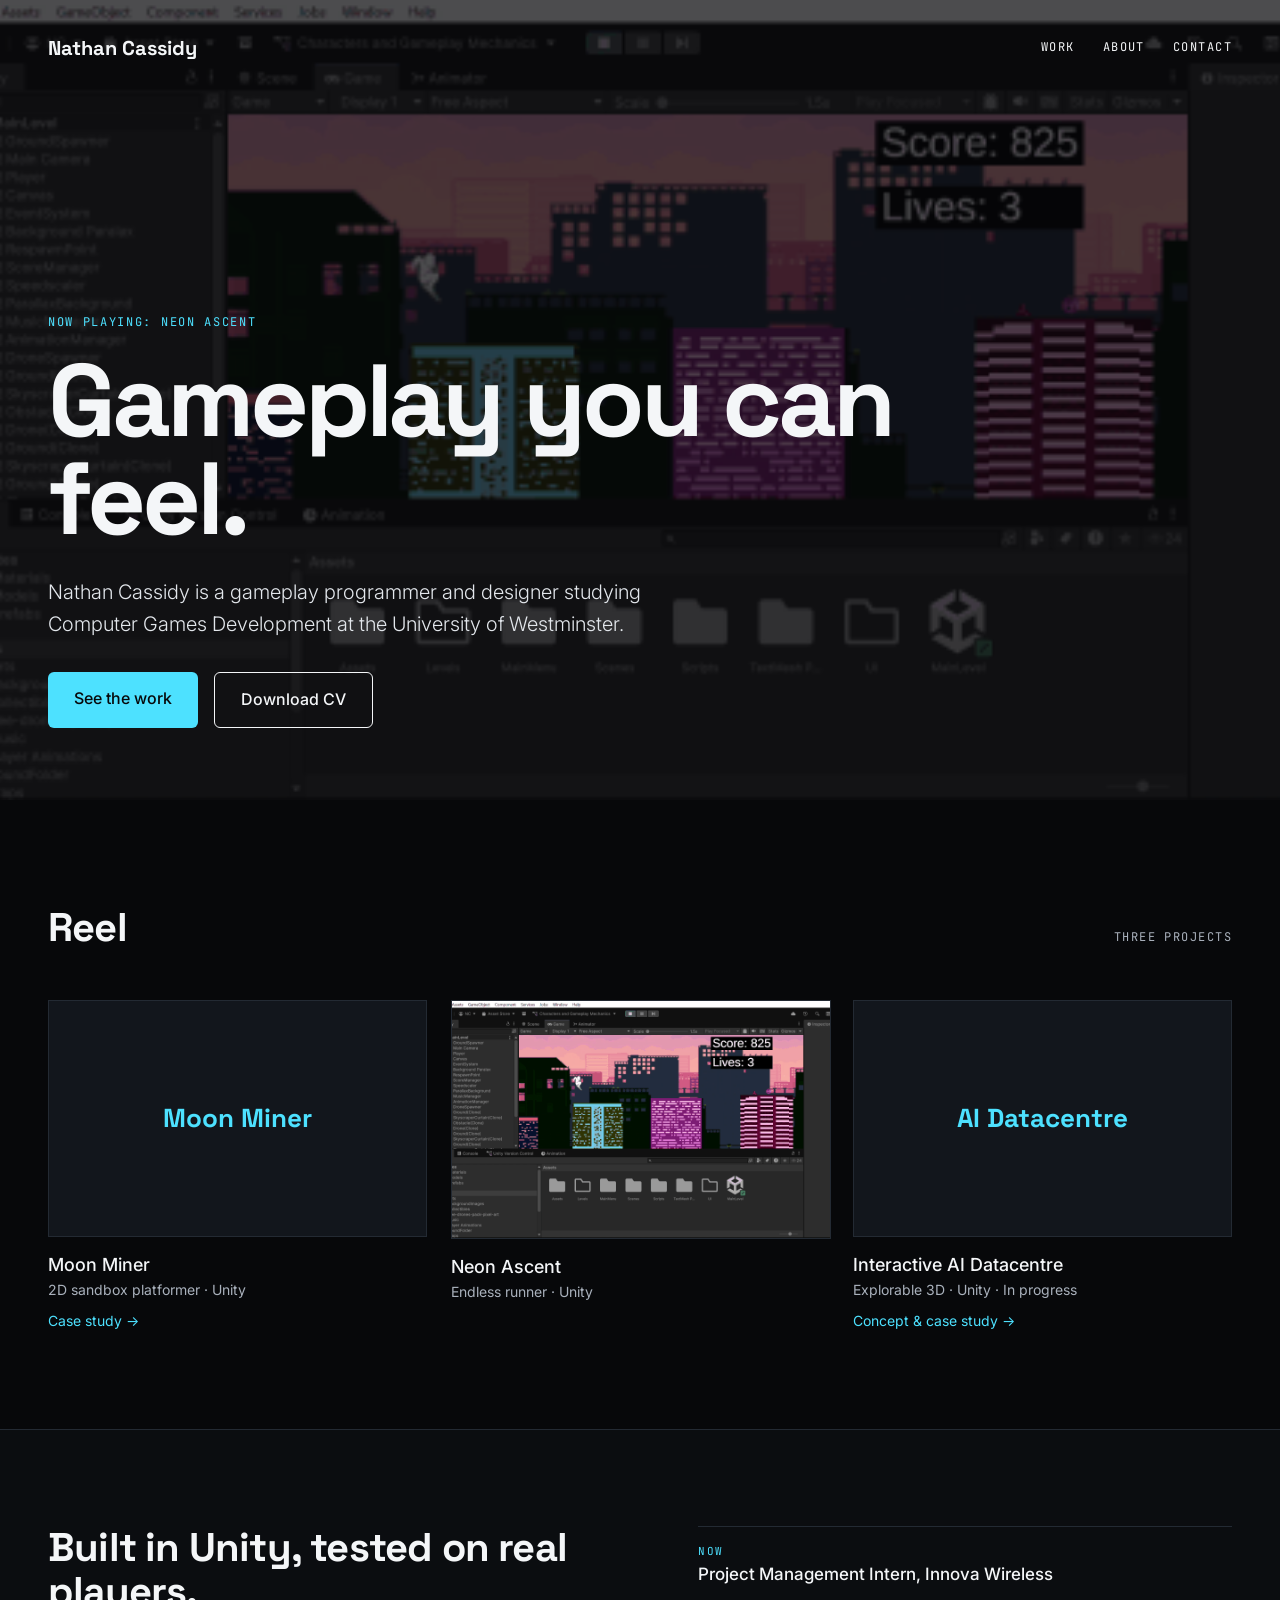
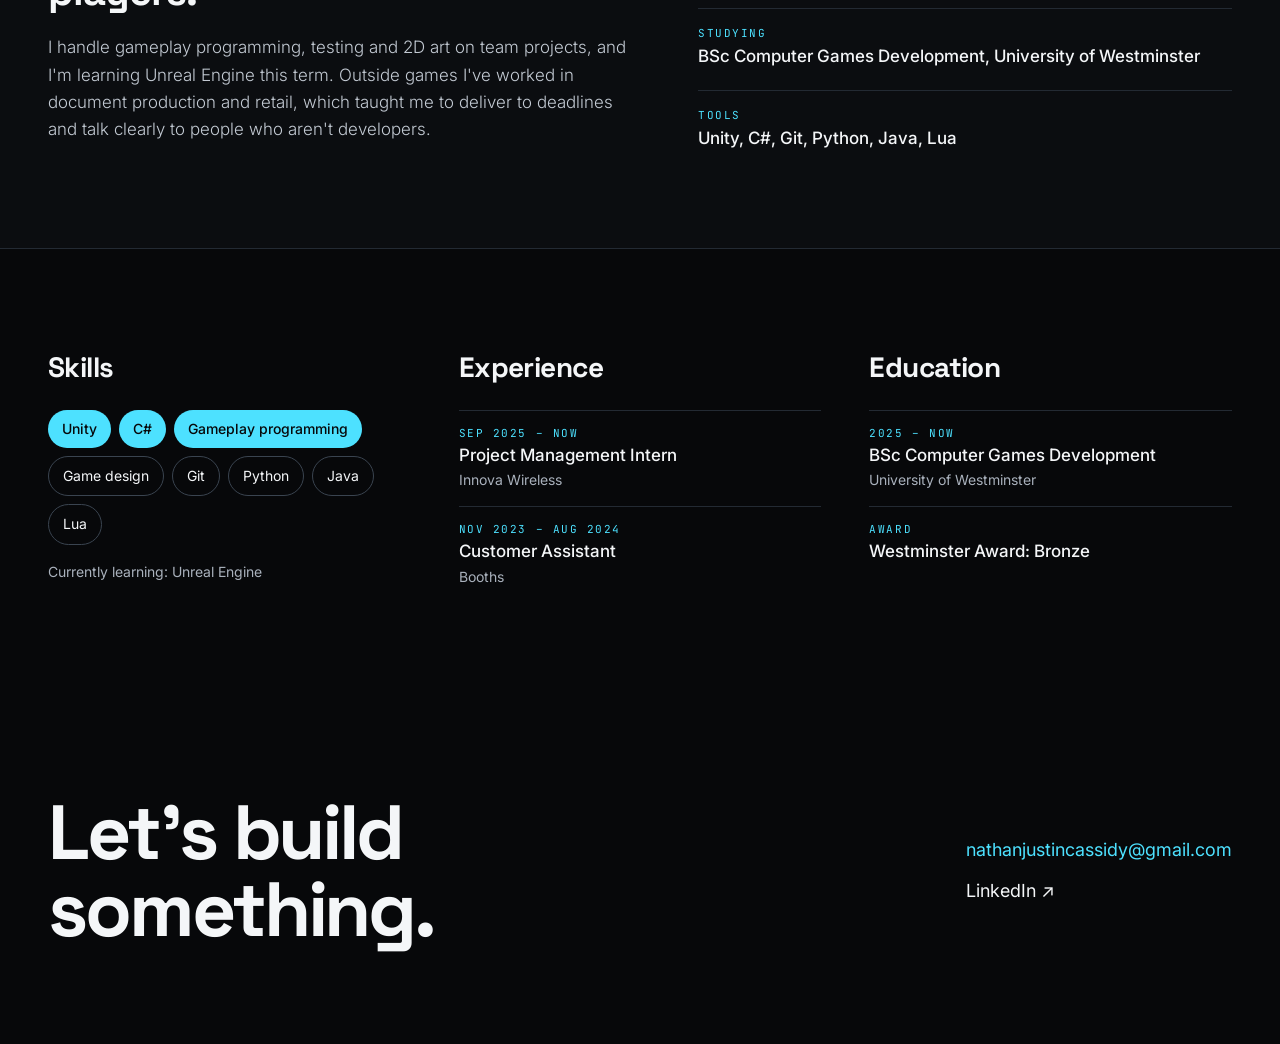
<file: index.html>
<!doctype html>
<html lang="en">
<head>
<meta charset="utf-8">
<meta name="viewport" content="width=device-width,initial-scale=1">
<title>Concept C: Showreel</title>

<link rel="preconnect" href="https://fonts.googleapis.com">
<link href="https://fonts.googleapis.com/css2?family=Space+Grotesk:wght@500;700&family=Inter:wght@300;400;500&family=JetBrains+Mono:wght@400;500&display=swap" rel="stylesheet">
<style>
body{margin:0;background:#07080A}
a{color:inherit;text-decoration:none}a:hover{color:#FFFFFF}
</style>

<style>html{scroll-behavior:smooth}</style>
</head>
<body>

<div style="--accent: #4DE1FF; background:#07080A; color:#F4F6F8; font-family:'Inter',system-ui,sans-serif; line-height:1.6; min-height:100%;">

  <!-- Full-bleed reel hero -->
  <section style="position:relative; height:800px; overflow:hidden;">
    <img src="assets/neon-ascent.gif" alt="Neon Ascent gameplay: a runner crossing neon city rooftops" style="position:absolute; inset:0; width:100%; height:100%; object-fit:cover; display:block;">
    <div style="position:absolute; inset:0; background:rgba(7,8,10,0.72);"></div>
    <div style="position:relative; z-index:1; height:100%; max-width:1280px; margin:0 auto; padding:0 48px; box-sizing:border-box; display:flex; flex-direction:column; justify-content:space-between;">
      <header style="display:flex; flex-wrap:wrap; justify-content:space-between; align-items:center; gap:16px; padding-top:32px;">
        <span style="font-family:'Space Grotesk',sans-serif; font-weight:700; font-size:20px;">Nathan Cassidy</span>
        <nav style="display:flex; flex-wrap:wrap; gap:28px; font-family:'JetBrains Mono',monospace; font-size:12px; letter-spacing:0.12em; text-transform:uppercase;">
          <a href="#work">Work</a>
          <a href="#about">About</a>
          <a href="#contact">Contact</a>
        </nav>
      </header>
      <div style="padding-bottom:72px;">
        <div style="font-family:'JetBrains Mono',monospace; font-size:12px; letter-spacing:0.14em; text-transform:uppercase; color:var(--accent); margin-bottom:20px;">Now playing: Neon Ascent</div>
        <h1 style="font-family:'Space Grotesk',sans-serif; font-weight:700; font-size:clamp(44px,8vw,112px); line-height:0.96; letter-spacing:-0.04em; margin:0 0 28px; max-width:1000px;">Gameplay you can feel.</h1>
        <p style="font-size:20px; font-weight:300; max-width:600px; margin:0 0 32px; color:#E3E7EC;">Nathan Cassidy is a gameplay programmer and designer studying Computer Games Development at the University of Westminster.</p>
        <div style="display:flex; flex-wrap:wrap; gap:16px;">
          <a href="#work" style="background:var(--accent); color:#07080A; font-weight:500; padding:14px 26px; border-radius:6px;">See the work</a>
          <a href="assets/Nathan_Cassidy_CV.pdf" style="border:1px solid #F4F6F8; font-weight:500; padding:14px 26px; border-radius:6px;">Download CV</a>
        </div>
      </div>
    </div>
  </section>

  <!-- Work row -->
  <section id="work" style="max-width:1280px; margin:0 auto; padding:96px 48px; box-sizing:border-box;">
    <div style="display:flex; flex-wrap:wrap; justify-content:space-between; align-items:baseline; gap:16px; margin-bottom:40px;">
      <h2 style="font-family:'Space Grotesk',sans-serif; font-weight:700; font-size:40px; letter-spacing:-0.02em; margin:0;">Reel</h2>
      <div style="font-family:'JetBrains Mono',monospace; font-size:12px; letter-spacing:0.12em; text-transform:uppercase; color:#A9B1BC;">Three projects</div>
    </div>
    <div style="display:flex; flex-wrap:wrap; gap:24px;">
      <div style="flex:1 1 260px; min-width:0;">
        <div style="aspect-ratio:16/10; background:#12161C; border:1px solid #232A33; display:flex; align-items:center; justify-content:center; font-family:'Space Grotesk',sans-serif; font-weight:700; font-size:26px; color:var(--accent); text-align:center; padding:0 16px; box-sizing:border-box;">Moon Miner</div>
        <div style="font-size:18px; font-weight:500; margin-top:14px;">Moon Miner</div>
        <div style="font-size:14px; color:#A9B1BC;">2D sandbox platformer · Unity</div>
        <a href="moon-miner.html" style="display:inline-block; margin-top:8px; font-size:14px; color:var(--accent);">Case study →</a>
      </div>
      <div style="flex:1 1 260px; min-width:0;">
        <img src="assets/neon-ascent.gif" alt="Neon Ascent gameplay" style="width:100%; aspect-ratio:16/10; object-fit:cover; display:block; border:1px solid #232A33;">
        <div style="font-size:18px; font-weight:500; margin-top:14px;">Neon Ascent</div>
        <div style="font-size:14px; color:#A9B1BC;">Endless runner · Unity</div>
      </div>
      <div style="flex:1 1 260px; min-width:0;">
        <div style="aspect-ratio:16/10; background:#12161C; border:1px solid #232A33; display:flex; align-items:center; justify-content:center; font-family:'Space Grotesk',sans-serif; font-weight:700; font-size:26px; color:var(--accent); text-align:center; padding:0 16px; box-sizing:border-box;">AI Datacentre</div>
        <div style="font-size:18px; font-weight:500; margin-top:14px;">Interactive AI Datacentre</div>
        <div style="font-size:14px; color:#A9B1BC;">Explorable 3D · Unity · In progress</div>
        <a href="datacentre.html" style="display:inline-block; margin-top:8px; font-size:14px; color:var(--accent);">Concept &amp; case study →</a>
      </div>
    </div>
  </section>

  <!-- About -->
  <section id="about" style="border-top:1px solid #232A33; border-bottom:1px solid #232A33; background:#0B0D10;">
    <div style="max-width:1280px; margin:0 auto; padding:96px 48px; box-sizing:border-box; display:flex; flex-wrap:wrap; gap:56px;">
      <div style="flex:1 1 420px; min-width:0;">
        <h2 style="font-family:'Space Grotesk',sans-serif; font-weight:700; font-size:40px; line-height:1.1; letter-spacing:-0.02em; margin:0 0 20px;">Built in Unity, tested on real players.</h2>
        <p style="font-size:17px; font-weight:300; color:#C3CAD3; margin:0;">I handle gameplay programming, testing and 2D art on team projects, and I'm learning Unreal Engine this term. Outside games I've worked in document production and retail, which taught me to deliver to deadlines and talk clearly to people who aren't developers.</p>
      </div>
      <div style="flex:1 1 360px; min-width:0; display:flex; flex-direction:column; gap:20px;">
        <div style="border-top:1px solid #232A33; padding-top:16px;">
          <div style="font-family:'JetBrains Mono',monospace; font-size:11px; letter-spacing:0.14em; text-transform:uppercase; color:var(--accent);">Now</div>
          <div style="font-size:17px; font-weight:500;">Project Management Intern, Innova Wireless</div>
        </div>
        <div style="border-top:1px solid #232A33; padding-top:16px;">
          <div style="font-family:'JetBrains Mono',monospace; font-size:11px; letter-spacing:0.14em; text-transform:uppercase; color:var(--accent);">Studying</div>
          <div style="font-size:17px; font-weight:500;">BSc Computer Games Development, University of Westminster</div>
        </div>
        <div style="border-top:1px solid #232A33; padding-top:16px;">
          <div style="font-family:'JetBrains Mono',monospace; font-size:11px; letter-spacing:0.14em; text-transform:uppercase; color:var(--accent);">Tools</div>
          <div style="font-size:17px; font-weight:500;">Unity, C#, Git, Python, Java, Lua</div>
        </div>
      </div>
    </div>
  </section>

  <!-- Skills, experience, education -->
  <section style="max-width:1280px; margin:0 auto; padding:96px 48px; box-sizing:border-box; display:flex; flex-wrap:wrap; gap:48px;">
    <div style="flex:1 1 300px; min-width:0;">
      <h2 style="font-family:'Space Grotesk',sans-serif; font-weight:700; font-size:28px; letter-spacing:-0.02em; margin:0 0 20px;">Skills</h2>
      <div style="display:flex; flex-wrap:wrap; gap:8px;">
        <span style="padding:8px 14px; border-radius:999px; background:var(--accent); color:#07080A; font-size:14px; font-weight:500;">Unity</span>
        <span style="padding:8px 14px; border-radius:999px; background:var(--accent); color:#07080A; font-size:14px; font-weight:500;">C#</span>
        <span style="padding:8px 14px; border-radius:999px; background:var(--accent); color:#07080A; font-size:14px; font-weight:500;">Gameplay programming</span>
        <span style="padding:8px 14px; border-radius:999px; border:1px solid #3A4450; font-size:14px;">Game design</span>
        <span style="padding:8px 14px; border-radius:999px; border:1px solid #3A4450; font-size:14px;">Git</span>
        <span style="padding:8px 14px; border-radius:999px; border:1px solid #3A4450; font-size:14px;">Python</span>
        <span style="padding:8px 14px; border-radius:999px; border:1px solid #3A4450; font-size:14px;">Java</span>
        <span style="padding:8px 14px; border-radius:999px; border:1px solid #3A4450; font-size:14px;">Lua</span>
      </div>
      <div style="font-size:14px; color:#A9B1BC; margin-top:16px;">Currently learning: Unreal Engine</div>
    </div>
    <div style="flex:1 1 300px; min-width:0;">
      <h2 style="font-family:'Space Grotesk',sans-serif; font-weight:700; font-size:28px; letter-spacing:-0.02em; margin:0 0 20px;">Experience</h2>
      <div style="border-top:1px solid #232A33; padding:14px 0;">
        <div style="font-family:'JetBrains Mono',monospace; font-size:11px; letter-spacing:0.14em; text-transform:uppercase; color:var(--accent);">Sep 2025 – now</div>
        <div style="font-size:17px; font-weight:500;">Project Management Intern</div>
        <div style="font-size:14px; color:#A9B1BC;">Innova Wireless</div>
      </div>
      <div style="border-top:1px solid #232A33; padding:14px 0;">
        <div style="font-family:'JetBrains Mono',monospace; font-size:11px; letter-spacing:0.14em; text-transform:uppercase; color:var(--accent);">Nov 2023 – Aug 2024</div>
        <div style="font-size:17px; font-weight:500;">Customer Assistant</div>
        <div style="font-size:14px; color:#A9B1BC;">Booths</div>
      </div>
    </div>
    <div style="flex:1 1 300px; min-width:0;">
      <h2 style="font-family:'Space Grotesk',sans-serif; font-weight:700; font-size:28px; letter-spacing:-0.02em; margin:0 0 20px;">Education</h2>
      <div style="border-top:1px solid #232A33; padding:14px 0;">
        <div style="font-family:'JetBrains Mono',monospace; font-size:11px; letter-spacing:0.14em; text-transform:uppercase; color:var(--accent);">2025 – now</div>
        <div style="font-size:17px; font-weight:500;">BSc Computer Games Development</div>
        <div style="font-size:14px; color:#A9B1BC;">University of Westminster</div>
      </div>
      <div style="border-top:1px solid #232A33; padding:14px 0;">
        <div style="font-family:'JetBrains Mono',monospace; font-size:11px; letter-spacing:0.14em; text-transform:uppercase; color:var(--accent);">Award</div>
        <div style="font-size:17px; font-weight:500;">Westminster Award: Bronze</div>
      </div>
    </div>
  </section>

  <!-- Contact -->
  <section id="contact" style="max-width:1280px; margin:0 auto; padding:96px 48px; box-sizing:border-box; display:flex; flex-wrap:wrap; justify-content:space-between; align-items:center; gap:32px;">
    <h2 style="font-family:'Space Grotesk',sans-serif; font-weight:700; font-size:clamp(36px,6vw,80px); line-height:1; letter-spacing:-0.04em; margin:0;">Let's build<br>something.</h2>
    <div style="display:flex; flex-direction:column; gap:12px; font-size:18px;">
      <a href="mailto:nathanjustincassidy@gmail.com" style="color:var(--accent); word-break:break-all;">nathanjustincassidy@gmail.com</a>
      <a href="https://www.linkedin.com/in/nathan-cassidy-05390b349/">LinkedIn ↗</a>
    </div>
  </section>

</div>

</body>
</html>
</file>
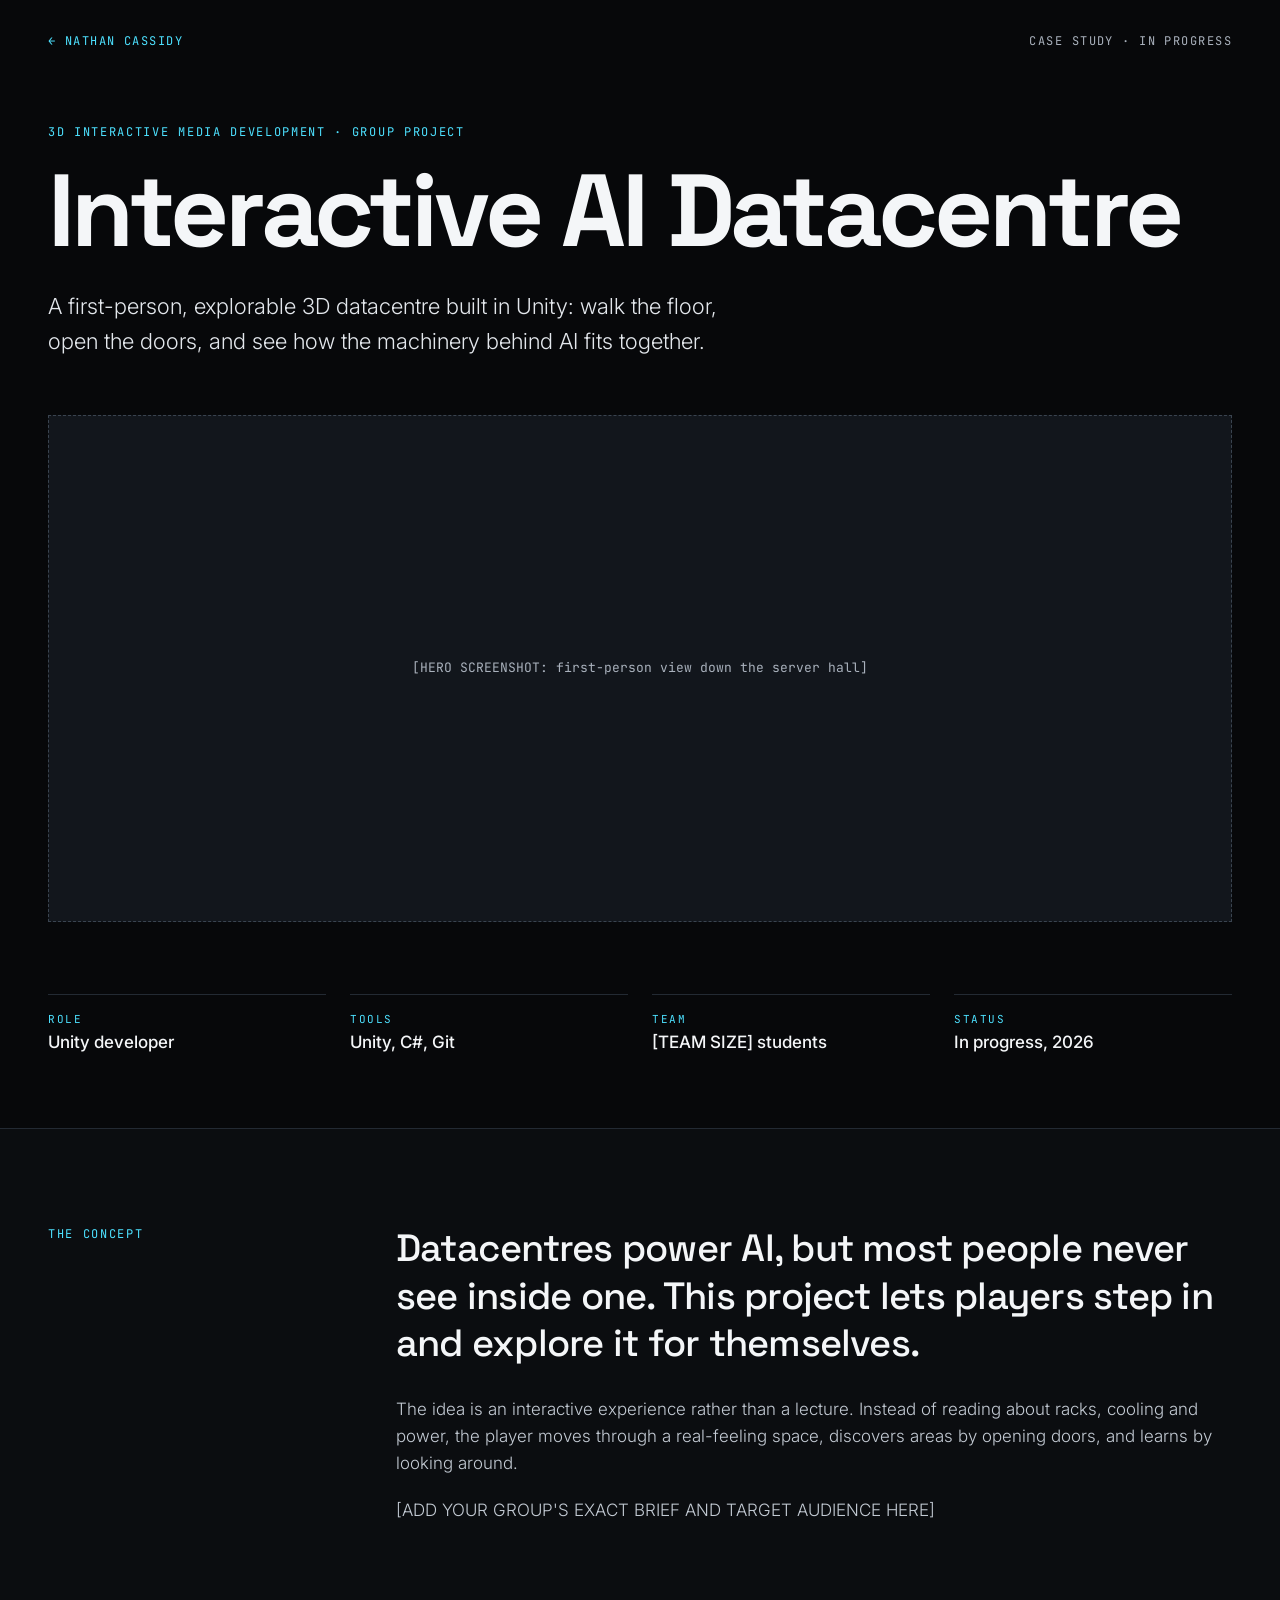
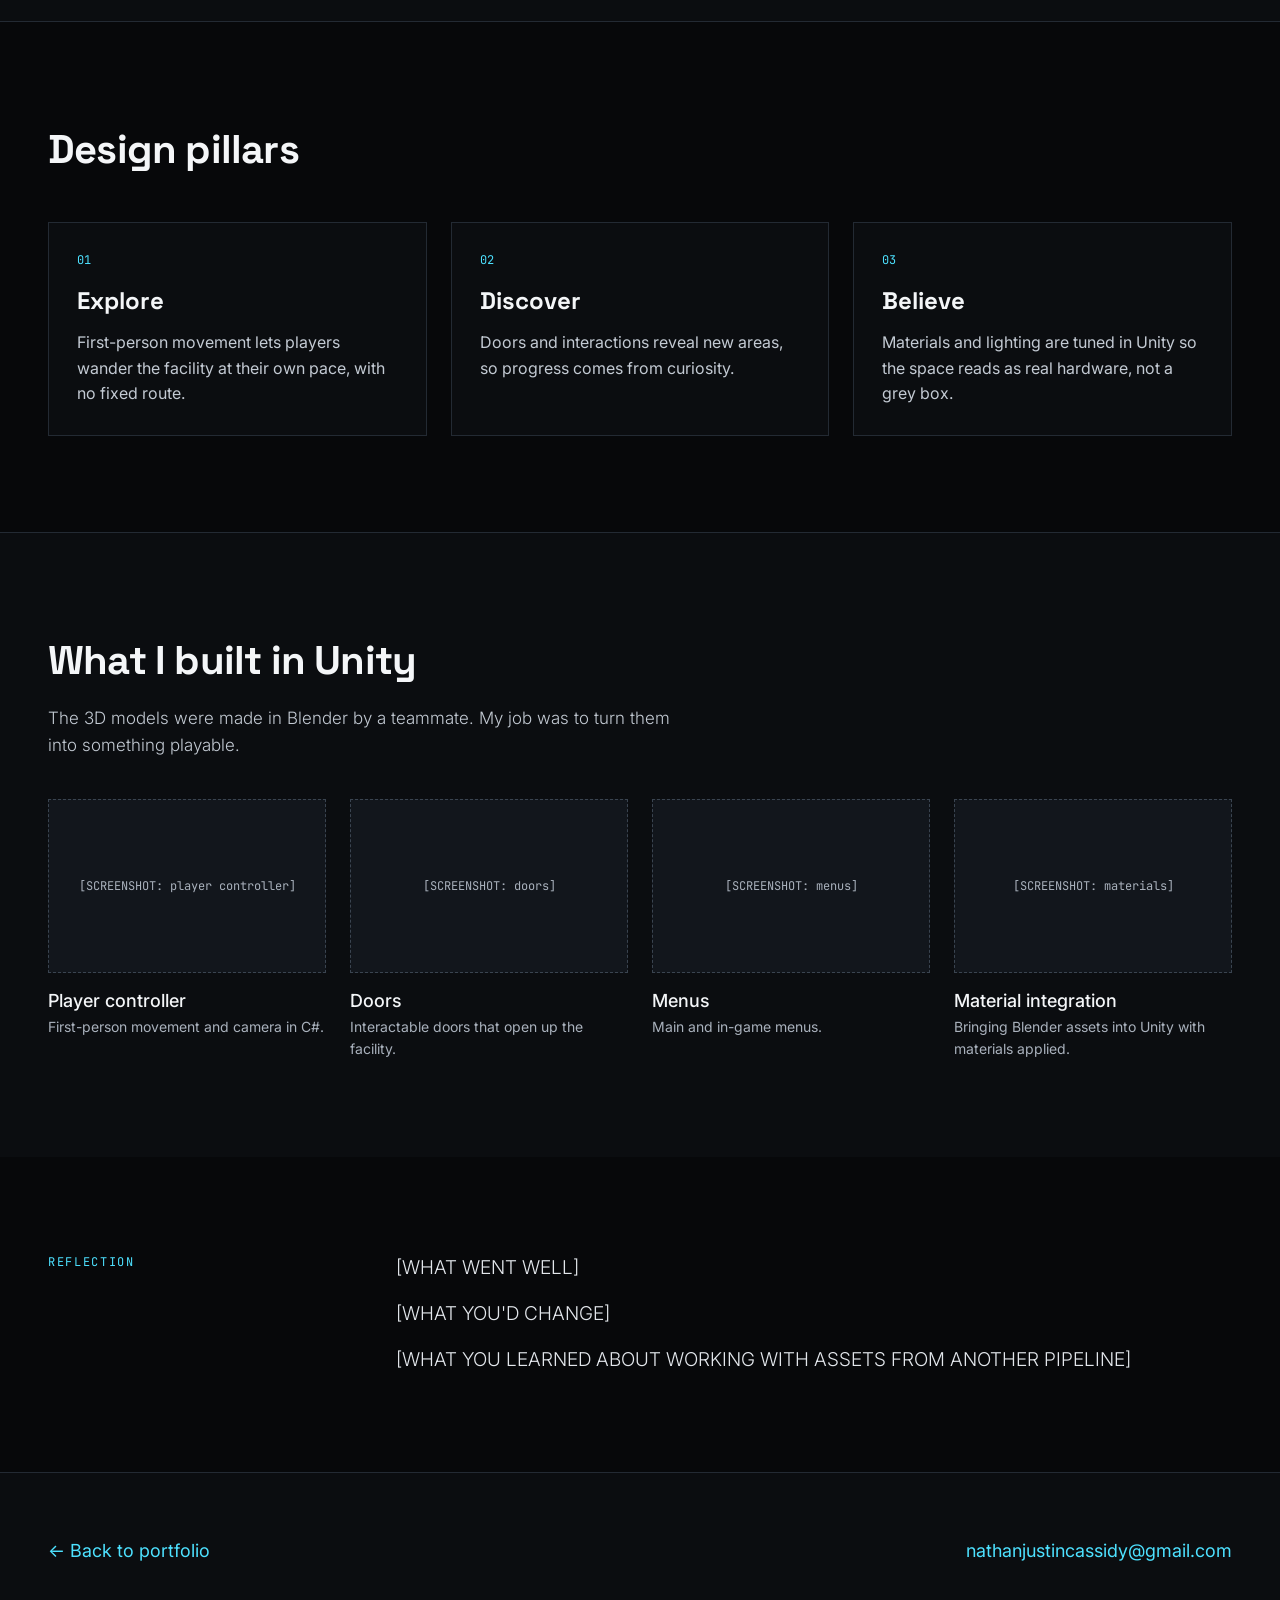
<file: datacentre.html>
<!doctype html>
<html lang="en">
<head>
<meta charset="utf-8">
<meta name="viewport" content="width=device-width,initial-scale=1">
<title>Case study: Interactive AI Datacentre</title>

<link rel="preconnect" href="https://fonts.googleapis.com">
<link href="https://fonts.googleapis.com/css2?family=Space+Grotesk:wght@500;700&family=Inter:wght@300;400;500&family=JetBrains+Mono:wght@400;500&display=swap" rel="stylesheet">
<style>
body{margin:0;background:#07080A}
a{color:inherit;text-decoration:none}a:hover{color:#FFFFFF}
</style>

<style>html{scroll-behavior:smooth}</style>
</head>
<body>

<div style="--accent: #4DE1FF; background:#07080A; color:#F4F6F8; font-family:'Inter',system-ui,sans-serif; line-height:1.6; min-height:100%;">

  <header style="max-width:1280px; margin:0 auto; padding:32px 48px 0; box-sizing:border-box; display:flex; flex-wrap:wrap; justify-content:space-between; gap:16px;">
    <a href="index.html" style="font-family:'JetBrains Mono',monospace; font-size:12px; letter-spacing:0.12em; text-transform:uppercase; color:var(--accent);">← Nathan Cassidy</a>
    <span style="font-family:'JetBrains Mono',monospace; font-size:12px; letter-spacing:0.12em; text-transform:uppercase; color:#A9B1BC;">Case study · In progress</span>
  </header>

  <!-- Title -->
  <section style="max-width:1280px; margin:0 auto; padding:72px 48px 56px; box-sizing:border-box;">
    <div style="font-family:'JetBrains Mono',monospace; font-size:12px; letter-spacing:0.14em; text-transform:uppercase; color:var(--accent); margin-bottom:20px;">3D Interactive Media Development · Group project</div>
    <h1 style="font-family:'Space Grotesk',sans-serif; font-weight:700; font-size:clamp(44px,8vw,108px); line-height:0.96; letter-spacing:-0.04em; margin:0 0 28px;">Interactive AI Datacentre</h1>
    <p style="font-size:22px; font-weight:300; max-width:700px; margin:0; color:#E3E7EC;">A first-person, explorable 3D datacentre built in Unity: walk the floor, open the doors, and see how the machinery behind AI fits together.</p>
  </section>

  <!-- Hero image placeholder -->
  <section style="max-width:1280px; margin:0 auto; padding:0 48px 72px; box-sizing:border-box;">
    <div style="aspect-ratio:21/9; background:#12161C; border:1px dashed #3A4450; display:flex; align-items:center; justify-content:center; text-align:center; padding:24px; box-sizing:border-box; color:#A9B1BC; font-family:'JetBrains Mono',monospace; font-size:13px;">[HERO SCREENSHOT: first-person view down the server hall]</div>
  </section>

  <!-- Facts row -->
  <section style="max-width:1280px; margin:0 auto; padding:0 48px 72px; box-sizing:border-box; display:flex; flex-wrap:wrap; gap:24px;">
    <div style="flex:1 1 200px; border-top:1px solid #232A33; padding-top:16px;">
      <div style="font-family:'JetBrains Mono',monospace; font-size:11px; letter-spacing:0.14em; text-transform:uppercase; color:var(--accent);">Role</div>
      <div style="font-size:17px; font-weight:500;">Unity developer</div>
    </div>
    <div style="flex:1 1 200px; border-top:1px solid #232A33; padding-top:16px;">
      <div style="font-family:'JetBrains Mono',monospace; font-size:11px; letter-spacing:0.14em; text-transform:uppercase; color:var(--accent);">Tools</div>
      <div style="font-size:17px; font-weight:500;">Unity, C#, Git</div>
    </div>
    <div style="flex:1 1 200px; border-top:1px solid #232A33; padding-top:16px;">
      <div style="font-family:'JetBrains Mono',monospace; font-size:11px; letter-spacing:0.14em; text-transform:uppercase; color:var(--accent);">Team</div>
      <div style="font-size:17px; font-weight:500;">[TEAM SIZE] students</div>
    </div>
    <div style="flex:1 1 200px; border-top:1px solid #232A33; padding-top:16px;">
      <div style="font-family:'JetBrains Mono',monospace; font-size:11px; letter-spacing:0.14em; text-transform:uppercase; color:var(--accent);">Status</div>
      <div style="font-size:17px; font-weight:500;">In progress, 2026</div>
    </div>
  </section>

  <!-- Concept -->
  <section style="border-top:1px solid #232A33; border-bottom:1px solid #232A33; background:#0B0D10;">
    <div style="max-width:1280px; margin:0 auto; padding:96px 48px; box-sizing:border-box; display:flex; flex-wrap:wrap; gap:56px;">
      <div style="flex:1 1 200px; font-family:'JetBrains Mono',monospace; font-size:12px; letter-spacing:0.14em; text-transform:uppercase; color:var(--accent);">The concept</div>
      <div style="flex:3 1 560px; min-width:0;">
        <p style="font-family:'Space Grotesk',sans-serif; font-weight:500; font-size:clamp(24px,3vw,38px); line-height:1.25; letter-spacing:-0.02em; margin:0 0 28px;">Datacentres power AI, but most people never see inside one. This project lets players step in and explore it for themselves.</p>
        <p style="font-size:17px; font-weight:300; color:#C3CAD3; margin:0 0 20px;">The idea is an interactive experience rather than a lecture. Instead of reading about racks, cooling and power, the player moves through a real-feeling space, discovers areas by opening doors, and learns by looking around.</p>
        <p style="font-size:17px; font-weight:300; color:#C3CAD3; margin:0;">[ADD YOUR GROUP'S EXACT BRIEF AND TARGET AUDIENCE HERE]</p>
      </div>
    </div>
  </section>

  <!-- Concept pillars -->
  <section style="max-width:1280px; margin:0 auto; padding:96px 48px; box-sizing:border-box;">
    <h2 style="font-family:'Space Grotesk',sans-serif; font-weight:700; font-size:40px; letter-spacing:-0.02em; margin:0 0 40px;">Design pillars</h2>
    <div style="display:flex; flex-wrap:wrap; gap:24px;">
      <div style="flex:1 1 280px; min-width:0; box-sizing:border-box; border:1px solid #232A33; background:#0B0D10; padding:28px;">
        <div style="font-family:'JetBrains Mono',monospace; font-size:12px; color:var(--accent); margin-bottom:12px;">01</div>
        <div style="font-family:'Space Grotesk',sans-serif; font-weight:700; font-size:24px; margin-bottom:10px;">Explore</div>
        <div style="color:#C3CAD3;">First-person movement lets players wander the facility at their own pace, with no fixed route.</div>
      </div>
      <div style="flex:1 1 280px; min-width:0; box-sizing:border-box; border:1px solid #232A33; background:#0B0D10; padding:28px;">
        <div style="font-family:'JetBrains Mono',monospace; font-size:12px; color:var(--accent); margin-bottom:12px;">02</div>
        <div style="font-family:'Space Grotesk',sans-serif; font-weight:700; font-size:24px; margin-bottom:10px;">Discover</div>
        <div style="color:#C3CAD3;">Doors and interactions reveal new areas, so progress comes from curiosity.</div>
      </div>
      <div style="flex:1 1 280px; min-width:0; box-sizing:border-box; border:1px solid #232A33; background:#0B0D10; padding:28px;">
        <div style="font-family:'JetBrains Mono',monospace; font-size:12px; color:var(--accent); margin-bottom:12px;">03</div>
        <div style="font-family:'Space Grotesk',sans-serif; font-weight:700; font-size:24px; margin-bottom:10px;">Believe</div>
        <div style="color:#C3CAD3;">Materials and lighting are tuned in Unity so the space reads as real hardware, not a grey box.</div>
      </div>
    </div>
  </section>

  <!-- My contribution -->
  <section style="border-top:1px solid #232A33; background:#0B0D10;">
    <div style="max-width:1280px; margin:0 auto; padding:96px 48px; box-sizing:border-box;">
      <h2 style="font-family:'Space Grotesk',sans-serif; font-weight:700; font-size:40px; letter-spacing:-0.02em; margin:0 0 12px;">What I built in Unity</h2>
      <p style="font-size:17px; font-weight:300; color:#C3CAD3; max-width:640px; margin:0 0 40px;">The 3D models were made in Blender by a teammate. My job was to turn them into something playable.</p>
      <div style="display:flex; flex-wrap:wrap; gap:24px;">
        <div style="flex:1 1 240px; min-width:0;">
          <div style="aspect-ratio:16/10; background:#12161C; border:1px dashed #3A4450; display:flex; align-items:center; justify-content:center; text-align:center; padding:16px; box-sizing:border-box; color:#A9B1BC; font-family:'JetBrains Mono',monospace; font-size:12px;">[SCREENSHOT: player controller]</div>
          <div style="font-size:18px; font-weight:500; margin-top:14px;">Player controller</div>
          <div style="font-size:14px; color:#A9B1BC;">First-person movement and camera in C#.</div>
        </div>
        <div style="flex:1 1 240px; min-width:0;">
          <div style="aspect-ratio:16/10; background:#12161C; border:1px dashed #3A4450; display:flex; align-items:center; justify-content:center; text-align:center; padding:16px; box-sizing:border-box; color:#A9B1BC; font-family:'JetBrains Mono',monospace; font-size:12px;">[SCREENSHOT: doors]</div>
          <div style="font-size:18px; font-weight:500; margin-top:14px;">Doors</div>
          <div style="font-size:14px; color:#A9B1BC;">Interactable doors that open up the facility.</div>
        </div>
        <div style="flex:1 1 240px; min-width:0;">
          <div style="aspect-ratio:16/10; background:#12161C; border:1px dashed #3A4450; display:flex; align-items:center; justify-content:center; text-align:center; padding:16px; box-sizing:border-box; color:#A9B1BC; font-family:'JetBrains Mono',monospace; font-size:12px;">[SCREENSHOT: menus]</div>
          <div style="font-size:18px; font-weight:500; margin-top:14px;">Menus</div>
          <div style="font-size:14px; color:#A9B1BC;">Main and in-game menus.</div>
        </div>
        <div style="flex:1 1 240px; min-width:0;">
          <div style="aspect-ratio:16/10; background:#12161C; border:1px dashed #3A4450; display:flex; align-items:center; justify-content:center; text-align:center; padding:16px; box-sizing:border-box; color:#A9B1BC; font-family:'JetBrains Mono',monospace; font-size:12px;">[SCREENSHOT: materials]</div>
          <div style="font-size:18px; font-weight:500; margin-top:14px;">Material integration</div>
          <div style="font-size:14px; color:#A9B1BC;">Bringing Blender assets into Unity with materials applied.</div>
        </div>
      </div>
    </div>
  </section>

  <!-- Reflection -->
  <section style="max-width:1280px; margin:0 auto; padding:96px 48px; box-sizing:border-box; display:flex; flex-wrap:wrap; gap:56px;">
    <div style="flex:1 1 200px; font-family:'JetBrains Mono',monospace; font-size:12px; letter-spacing:0.14em; text-transform:uppercase; color:var(--accent);">Reflection</div>
    <div style="flex:3 1 560px; min-width:0;">
      <p style="font-size:19px; font-weight:300; color:#E3E7EC; margin:0 0 16px;">[WHAT WENT WELL]</p>
      <p style="font-size:19px; font-weight:300; color:#E3E7EC; margin:0 0 16px;">[WHAT YOU'D CHANGE]</p>
      <p style="font-size:19px; font-weight:300; color:#E3E7EC; margin:0;">[WHAT YOU LEARNED ABOUT WORKING WITH ASSETS FROM ANOTHER PIPELINE]</p>
    </div>
  </section>

  <section style="border-top:1px solid #232A33; background:#0B0D10;">
    <div style="max-width:1280px; margin:0 auto; padding:64px 48px; box-sizing:border-box; display:flex; flex-wrap:wrap; justify-content:space-between; align-items:center; gap:24px;">
      <a href="index.html" style="font-size:18px; color:var(--accent);">← Back to portfolio</a>
      <a href="mailto:nathanjustincassidy@gmail.com" style="font-size:18px; color:var(--accent); word-break:break-all;">nathanjustincassidy@gmail.com</a>
    </div>
  </section>

</div>

</body>
</html>
</file>
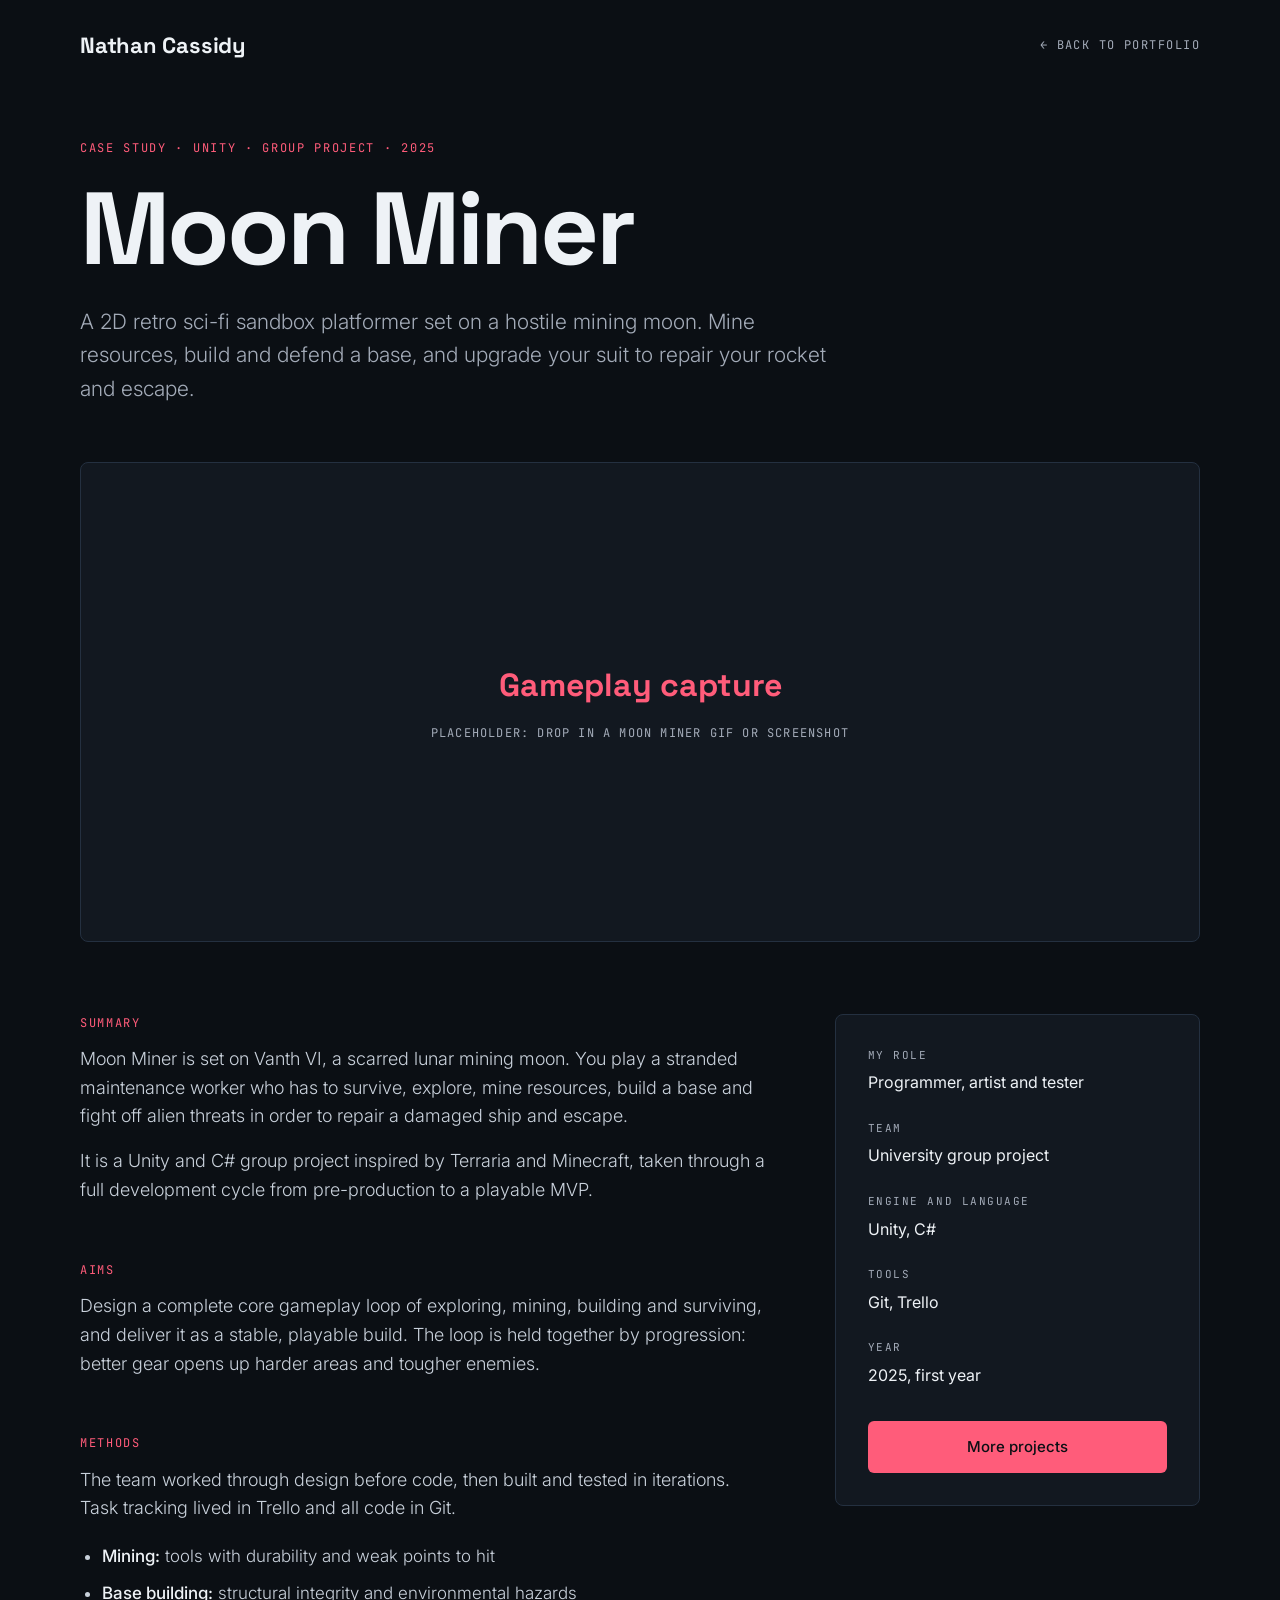
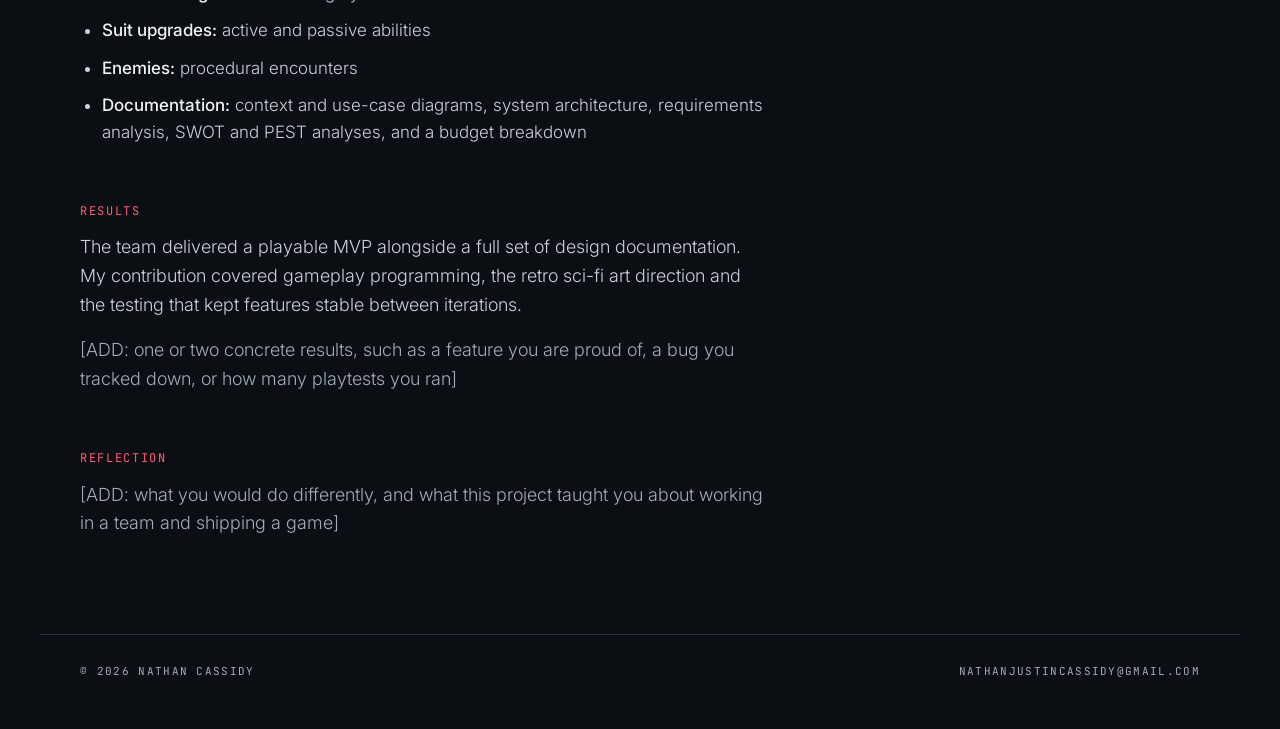
<file: moon-miner.html>
<!doctype html>
<html lang="en">
<head>
<meta charset="utf-8">
<meta name="viewport" content="width=device-width,initial-scale=1">
<title>Moon Miner case study</title>

<link rel="preconnect" href="https://fonts.googleapis.com">
<link href="https://fonts.googleapis.com/css2?family=Space+Grotesk:wght@500;700&family=Inter:wght@300;400;500&family=JetBrains+Mono:wght@400;500&display=swap" rel="stylesheet">
<style>
body{margin:0;background:#0B0F14}
a{color:inherit;text-decoration:none}a:hover{color:#FFFFFF}
</style>

<style>html{scroll-behavior:smooth}</style>
</head>
<body>

<div style="--accent: #FF5C7A; background:#0B0F14; color:#EEF2F6; font-family:'Inter',system-ui,sans-serif; line-height:1.6; min-height:100%;">

  <header style="max-width:1200px; margin:0 auto; padding:28px 40px; box-sizing:border-box; display:flex; flex-wrap:wrap; justify-content:space-between; align-items:center; gap:16px;">
    <a href="index.html" style="font-family:'Space Grotesk',sans-serif; font-weight:700; font-size:22px; letter-spacing:-0.01em;">Nathan Cassidy</a>
    <a href="index.html" style="font-family:'JetBrains Mono',monospace; font-size:12px; letter-spacing:0.12em; text-transform:uppercase; color:#A3ABB8;">← Back to portfolio</a>
  </header>

  <!-- Title -->
  <section style="max-width:1200px; margin:0 auto; padding:48px 40px 56px; box-sizing:border-box;">
    <div style="font-family:'JetBrains Mono',monospace; font-size:12px; letter-spacing:0.14em; text-transform:uppercase; color:var(--accent); margin-bottom:20px;">Case study · Unity · Group project · 2025</div>
    <h1 style="font-family:'Space Grotesk',sans-serif; font-weight:700; font-size:clamp(48px,8vw,104px); line-height:1; letter-spacing:-0.03em; margin:0 0 24px;">Moon Miner</h1>
    <p style="font-size:21px; font-weight:300; color:#A3ABB8; max-width:760px; margin:0;">A 2D retro sci-fi sandbox platformer set on a hostile mining moon. Mine resources, build and defend a base, and upgrade your suit to repair your rocket and escape.</p>
  </section>

  <!-- Media placeholder -->
  <section style="max-width:1200px; margin:0 auto; padding:0 40px 72px; box-sizing:border-box;">
    <div style="width:100%; height:480px; box-sizing:border-box; background:#121820; border:1px solid #243040; border-radius:8px; display:flex; flex-direction:column; align-items:center; justify-content:center; gap:12px;">
      <div style="font-family:'Space Grotesk',sans-serif; font-weight:700; font-size:32px; color:var(--accent);">Gameplay capture</div>
      <div style="font-family:'JetBrains Mono',monospace; font-size:12px; letter-spacing:0.1em; text-transform:uppercase; color:#A3ABB8;">Placeholder: drop in a Moon Miner GIF or screenshot</div>
    </div>
  </section>

  <!-- Body -->
  <section style="max-width:1200px; margin:0 auto; padding:0 40px 96px; box-sizing:border-box; display:flex; flex-wrap:wrap; gap:64px; align-items:flex-start;">

    <div style="flex:2 1 560px; min-width:0;">

      <div style="margin-bottom:56px;">
        <div style="font-family:'JetBrains Mono',monospace; font-size:12px; letter-spacing:0.14em; text-transform:uppercase; color:var(--accent); margin-bottom:12px;">Summary</div>
        <p style="font-size:18px; font-weight:300; color:#C9D1DB; margin:0 0 16px;">Moon Miner is set on Vanth VI, a scarred lunar mining moon. You play a stranded maintenance worker who has to survive, explore, mine resources, build a base and fight off alien threats in order to repair a damaged ship and escape.</p>
        <p style="font-size:18px; font-weight:300; color:#C9D1DB; margin:0;">It is a Unity and C# group project inspired by Terraria and Minecraft, taken through a full development cycle from pre-production to a playable MVP.</p>
      </div>

      <div style="margin-bottom:56px;">
        <div style="font-family:'JetBrains Mono',monospace; font-size:12px; letter-spacing:0.14em; text-transform:uppercase; color:var(--accent); margin-bottom:12px;">Aims</div>
        <p style="font-size:18px; font-weight:300; color:#C9D1DB; margin:0 0 16px;">Design a complete core gameplay loop of exploring, mining, building and surviving, and deliver it as a stable, playable build. The loop is held together by progression: better gear opens up harder areas and tougher enemies.</p>
      </div>

      <div style="margin-bottom:56px;">
        <div style="font-family:'JetBrains Mono',monospace; font-size:12px; letter-spacing:0.14em; text-transform:uppercase; color:var(--accent); margin-bottom:12px;">Methods</div>
        <p style="font-size:18px; font-weight:300; color:#C9D1DB; margin:0 0 20px;">The team worked through design before code, then built and tested in iterations. Task tracking lived in Trello and all code in Git.</p>
        <ul style="margin:0; padding-left:22px; font-size:17px; font-weight:300; color:#C9D1DB; display:flex; flex-direction:column; gap:10px;">
          <li><strong style="font-weight:500; color:#EEF2F6;">Mining:</strong> tools with durability and weak points to hit</li>
          <li><strong style="font-weight:500; color:#EEF2F6;">Base building:</strong> structural integrity and environmental hazards</li>
          <li><strong style="font-weight:500; color:#EEF2F6;">Suit upgrades:</strong> active and passive abilities</li>
          <li><strong style="font-weight:500; color:#EEF2F6;">Enemies:</strong> procedural encounters</li>
          <li><strong style="font-weight:500; color:#EEF2F6;">Documentation:</strong> context and use-case diagrams, system architecture, requirements analysis, SWOT and PEST analyses, and a budget breakdown</li>
        </ul>
      </div>

      <div style="margin-bottom:56px;">
        <div style="font-family:'JetBrains Mono',monospace; font-size:12px; letter-spacing:0.14em; text-transform:uppercase; color:var(--accent); margin-bottom:12px;">Results</div>
        <p style="font-size:18px; font-weight:300; color:#C9D1DB; margin:0 0 16px;">The team delivered a playable MVP alongside a full set of design documentation. My contribution covered gameplay programming, the retro sci-fi art direction and the testing that kept features stable between iterations.</p>
        <p style="font-size:18px; font-weight:300; color:#A3ABB8; margin:0;">[ADD: one or two concrete results, such as a feature you are proud of, a bug you tracked down, or how many playtests you ran]</p>
      </div>

      <div>
        <div style="font-family:'JetBrains Mono',monospace; font-size:12px; letter-spacing:0.14em; text-transform:uppercase; color:var(--accent); margin-bottom:12px;">Reflection</div>
        <p style="font-size:18px; font-weight:300; color:#A3ABB8; margin:0;">[ADD: what you would do differently, and what this project taught you about working in a team and shipping a game]</p>
      </div>
    </div>

    <aside style="flex:1 1 300px; min-width:0; box-sizing:border-box; background:#121820; border:1px solid #243040; border-radius:8px; padding:32px; display:flex; flex-direction:column; gap:24px;">
      <div>
        <div style="font-family:'JetBrains Mono',monospace; font-size:11px; letter-spacing:0.14em; text-transform:uppercase; color:#A3ABB8; margin-bottom:6px;">My role</div>
        <div style="font-size:16px;">Programmer, artist and tester</div>
      </div>
      <div>
        <div style="font-family:'JetBrains Mono',monospace; font-size:11px; letter-spacing:0.14em; text-transform:uppercase; color:#A3ABB8; margin-bottom:6px;">Team</div>
        <div style="font-size:16px;">University group project</div>
      </div>
      <div>
        <div style="font-family:'JetBrains Mono',monospace; font-size:11px; letter-spacing:0.14em; text-transform:uppercase; color:#A3ABB8; margin-bottom:6px;">Engine and language</div>
        <div style="font-size:16px;">Unity, C#</div>
      </div>
      <div>
        <div style="font-family:'JetBrains Mono',monospace; font-size:11px; letter-spacing:0.14em; text-transform:uppercase; color:#A3ABB8; margin-bottom:6px;">Tools</div>
        <div style="font-size:16px;">Git, Trello</div>
      </div>
      <div>
        <div style="font-family:'JetBrains Mono',monospace; font-size:11px; letter-spacing:0.14em; text-transform:uppercase; color:#A3ABB8; margin-bottom:6px;">Year</div>
        <div style="font-size:16px;">2025, first year</div>
      </div>
      <a href="index.html" style="margin-top:8px; background:var(--accent); color:#0B0F14; font-weight:500; font-size:15px; padding:14px 22px; border-radius:6px; text-align:center;">More projects</a>
    </aside>
  </section>

  <footer style="max-width:1200px; margin:0 auto; padding:28px 40px 48px; box-sizing:border-box; border-top:1px solid #243040; display:flex; flex-wrap:wrap; justify-content:space-between; gap:12px; font-family:'JetBrains Mono',monospace; font-size:11px; letter-spacing:0.12em; text-transform:uppercase; color:#A3ABB8;">
    <span>© 2026 Nathan Cassidy</span>
    <a href="mailto:nathanjustincassidy@gmail.com">nathanjustincassidy@gmail.com</a>
  </footer>

</div>

</body>
</html>
</file>
